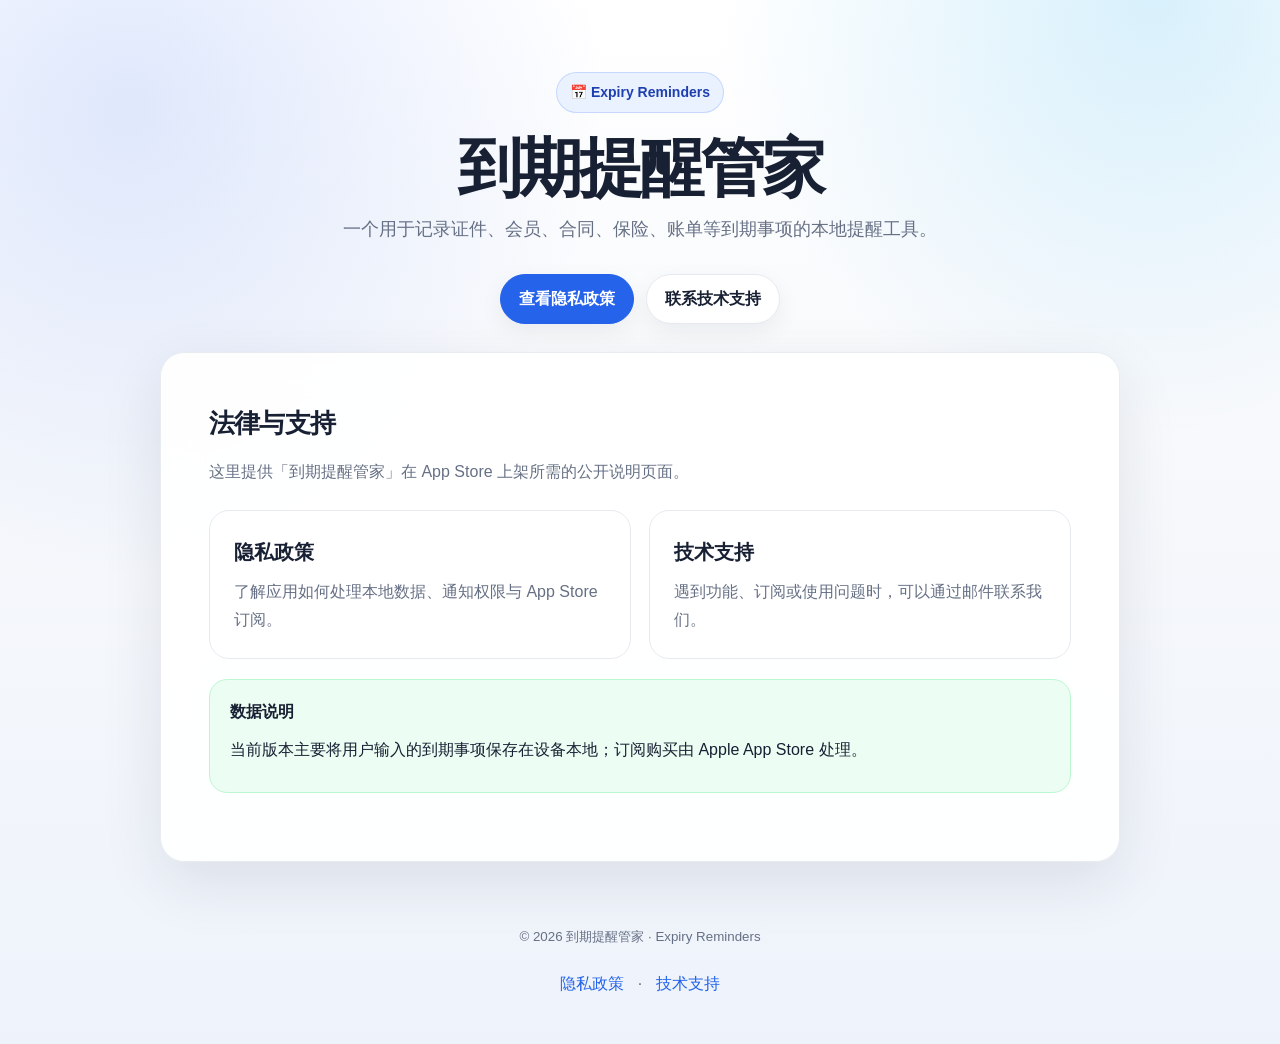
<file: daoqitixingguanjia/index.html>
<!DOCTYPE html>
<html lang="zh-Hans">
<head>
  <meta charset="utf-8">
  <meta name="viewport" content="width=device-width, initial-scale=1">
  <title>到期提醒管家 — 法律与支持</title>
  <meta name="description" content="到期提醒管家的隐私政策与技术支持页面。">
  <link rel="stylesheet" href="assets/style.css">
</head>
<body>
  <header class="site-header">
    <div class="badge">📅 Expiry Reminders</div>
    <h1>到期提醒管家</h1>
    <p class="subtitle">
      一个用于记录证件、会员、合同、保险、账单等到期事项的本地提醒工具。
    </p>

    <nav class="site-nav">
      <a class="nav-button primary" href="privacy.html">查看隐私政策</a>
      <a class="nav-button" href="support.html">联系技术支持</a>
    </nav>
  </header>

  <main class="page">
    <section class="card">
      <h2>法律与支持</h2>
      <p class="muted">
        这里提供「到期提醒管家」在 App Store 上架所需的公开说明页面。
      </p>

      <div class="grid">
        <a class="link-card" href="privacy.html">
          <strong>隐私政策</strong>
          <span>了解应用如何处理本地数据、通知权限与 App Store 订阅。</span>
        </a>

        <a class="link-card" href="support.html">
          <strong>技术支持</strong>
          <span>遇到功能、订阅或使用问题时，可以通过邮件联系我们。</span>
        </a>
      </div>

      <div class="info-box">
        <strong>数据说明</strong>
        <p>
          当前版本主要将用户输入的到期事项保存在设备本地；订阅购买由 Apple App Store 处理。
        </p>
      </div>
    </section>
  </main>

  <footer class="site-footer">
    <small>© 2026 到期提醒管家 · Expiry Reminders</small>
    <div class="footer-links">
      <a href="privacy.html">隐私政策</a>
      <span>·</span>
      <a href="support.html">技术支持</a>
    </div>
  </footer>
</body>
</html>
</file>
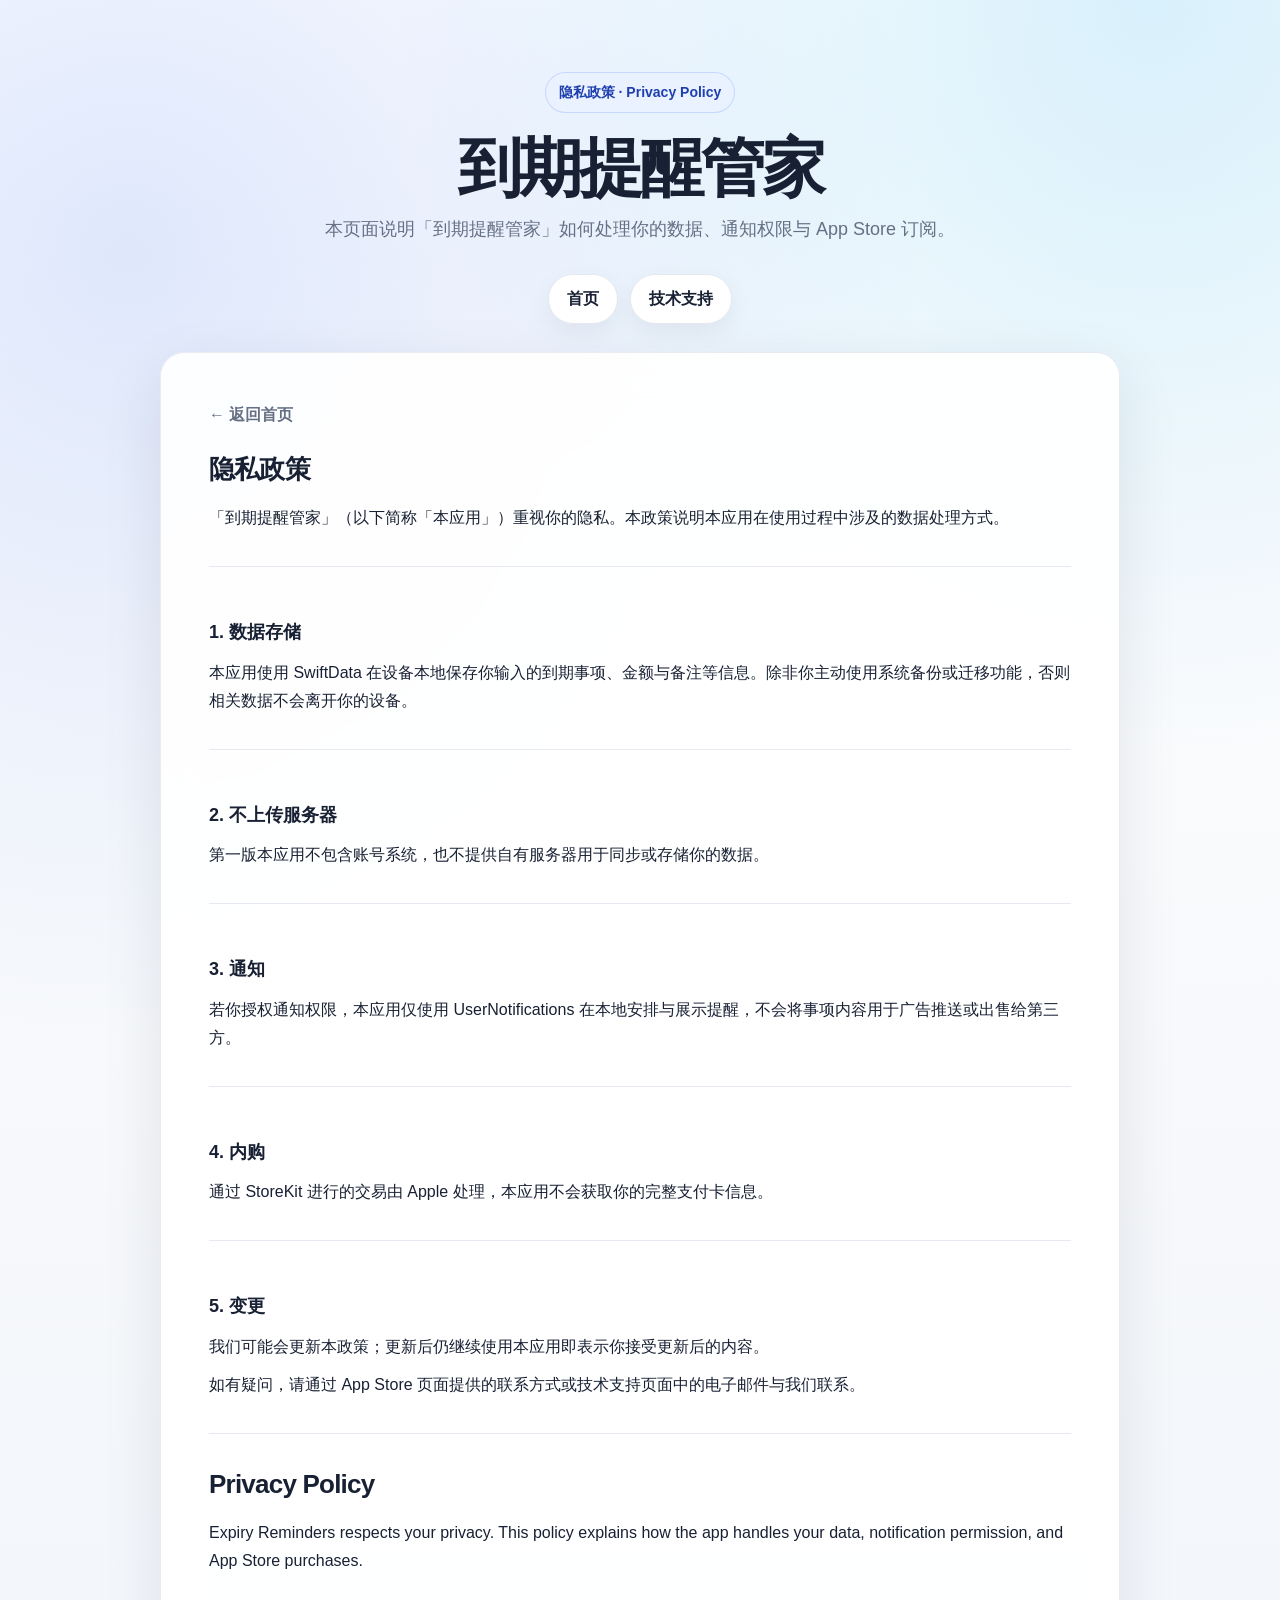
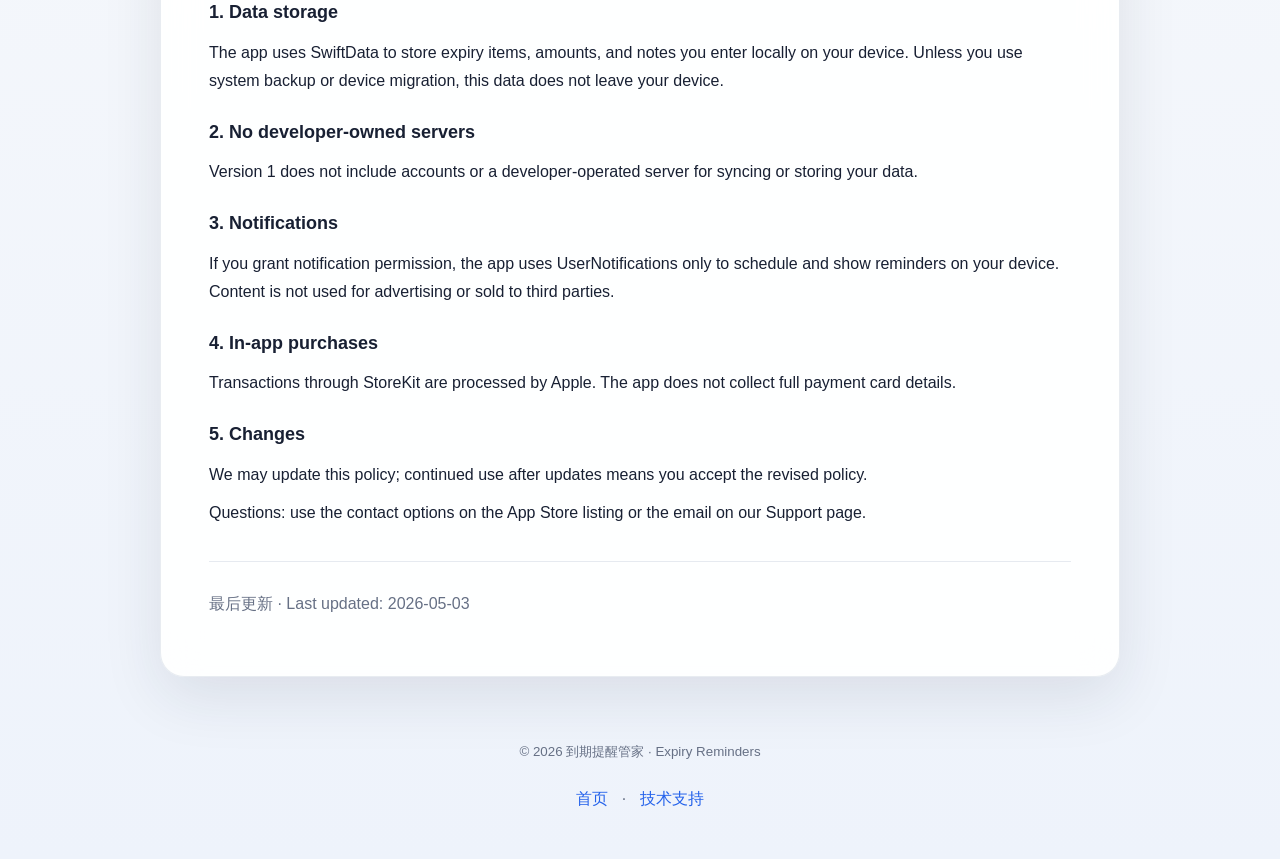
<file: daoqitixingguanjia/privacy.html>
<!DOCTYPE html>
<html lang="zh-Hans">
<head>
  <meta charset="utf-8">
  <meta name="viewport" content="width=device-width, initial-scale=1">
  <title>隐私政策 · Privacy Policy — 到期提醒管家</title>
  <meta name="description" content="到期提醒管家隐私政策，说明本地数据、通知权限、内购与联系方式。">
  <link rel="stylesheet" href="assets/style.css">
</head>
<body>
  <header class="site-header">
    <div class="badge">隐私政策 · Privacy Policy</div>
    <h1>到期提醒管家</h1>
    <p class="subtitle">
      本页面说明「到期提醒管家」如何处理你的数据、通知权限与 App Store 订阅。
    </p>

    <nav class="site-nav">
      <a class="nav-button" href="index.html">首页</a>
      <a class="nav-button" href="support.html">技术支持</a>
    </nav>
  </header>

  <main class="page">
    <article class="card">
      <a class="back-link" href="index.html">← 返回首页</a>

      <h2>隐私政策</h2>
      <p>
        「到期提醒管家」（以下简称「本应用」）重视你的隐私。本政策说明本应用在使用过程中涉及的数据处理方式。
      </p>

      <section class="section">
        <h3>1. 数据存储</h3>
        <p>
          本应用使用 SwiftData 在设备本地保存你输入的到期事项、金额与备注等信息。除非你主动使用系统备份或迁移功能，否则相关数据不会离开你的设备。
        </p>
      </section>

      <section class="section">
        <h3>2. 不上传服务器</h3>
        <p>
          第一版本应用不包含账号系统，也不提供自有服务器用于同步或存储你的数据。
        </p>
      </section>

      <section class="section">
        <h3>3. 通知</h3>
        <p>
          若你授权通知权限，本应用仅使用 UserNotifications 在本地安排与展示提醒，不会将事项内容用于广告推送或出售给第三方。
        </p>
      </section>

      <section class="section">
        <h3>4. 内购</h3>
        <p>
          通过 StoreKit 进行的交易由 Apple 处理，本应用不会获取你的完整支付卡信息。
        </p>
      </section>

      <section class="section">
        <h3>5. 变更</h3>
        <p>
          我们可能会更新本政策；更新后仍继续使用本应用即表示你接受更新后的内容。
        </p>
        <p>
          如有疑问，请通过 App Store 页面提供的联系方式或技术支持页面中的电子邮件与我们联系。
        </p>
      </section>

      <section class="section">
        <h2>Privacy Policy</h2>
        <p>
          Expiry Reminders respects your privacy. This policy explains how the app handles your data, notification permission, and App Store purchases.
        </p>

        <h3>1. Data storage</h3>
        <p>
          The app uses SwiftData to store expiry items, amounts, and notes you enter locally on your device. Unless you use system backup or device migration, this data does not leave your device.
        </p>

        <h3>2. No developer-owned servers</h3>
        <p>
          Version 1 does not include accounts or a developer-operated server for syncing or storing your data.
        </p>

        <h3>3. Notifications</h3>
        <p>
          If you grant notification permission, the app uses UserNotifications only to schedule and show reminders on your device. Content is not used for advertising or sold to third parties.
        </p>

        <h3>4. In-app purchases</h3>
        <p>
          Transactions through StoreKit are processed by Apple. The app does not collect full payment card details.
        </p>

        <h3>5. Changes</h3>
        <p>
          We may update this policy; continued use after updates means you accept the revised policy.
        </p>
        <p>
          Questions: use the contact options on the App Store listing or the email on our Support page.
        </p>
      </section>

      <p class="muted section">最后更新 · Last updated: 2026-05-03</p>
    </article>
  </main>

  <footer class="site-footer">
    <small>© 2026 到期提醒管家 · Expiry Reminders</small>
    <div class="footer-links">
      <a href="index.html">首页</a>
      <span>·</span>
      <a href="support.html">技术支持</a>
    </div>
  </footer>
</body>
</html>
</file>
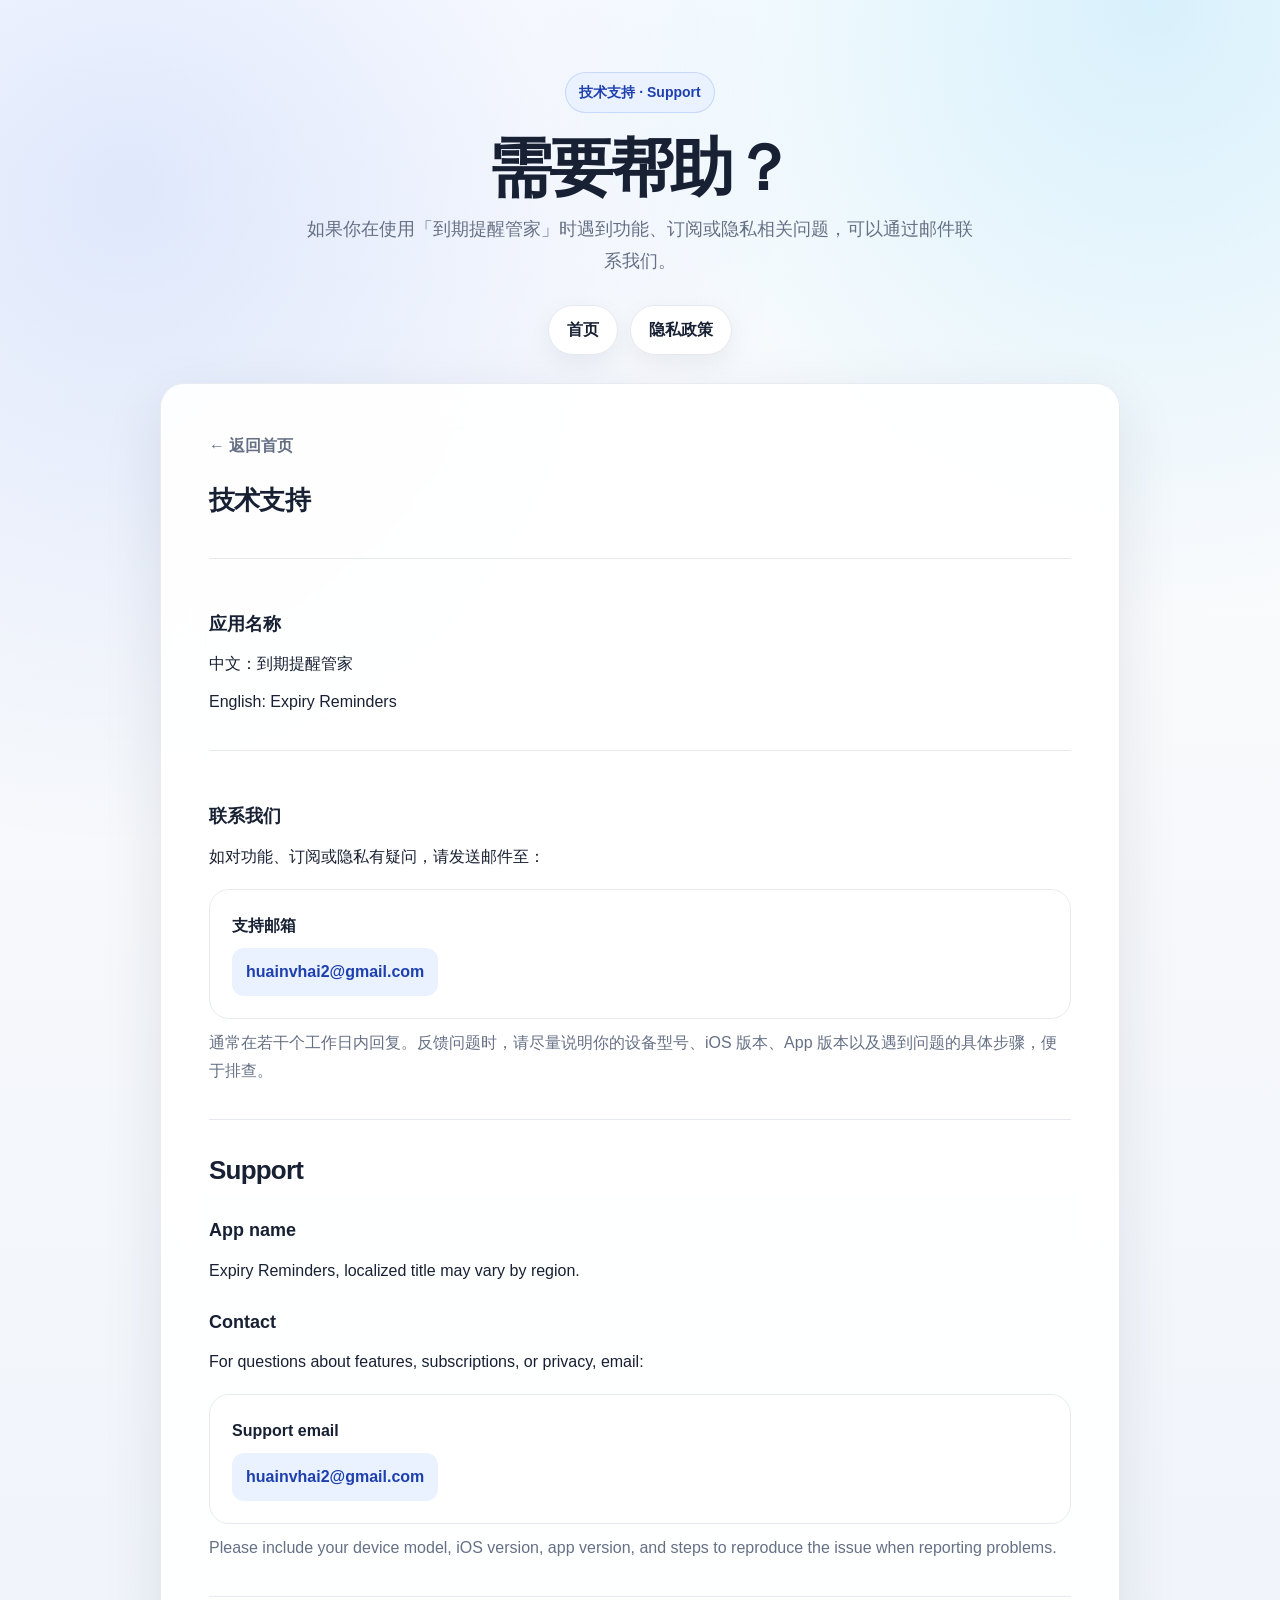
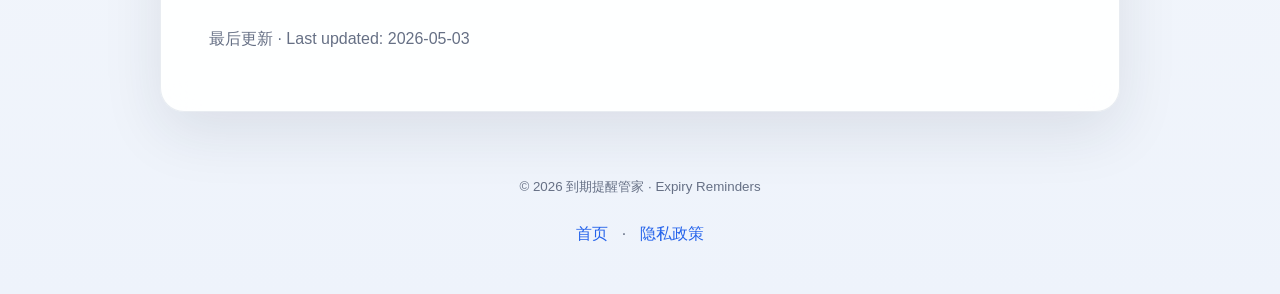
<file: daoqitixingguanjia/support.html>
<!DOCTYPE html>
<html lang="zh-Hans">
<head>
  <meta charset="utf-8">
  <meta name="viewport" content="width=device-width, initial-scale=1">
  <title>技术支持 · Support — 到期提醒管家</title>
  <meta name="description" content="到期提醒管家技术支持页面，提供功能、订阅、隐私相关问题的联系邮箱。">
  <link rel="stylesheet" href="assets/style.css">
</head>
<body>
  <header class="site-header">
    <div class="badge">技术支持 · Support</div>
    <h1>需要帮助？</h1>
    <p class="subtitle">
      如果你在使用「到期提醒管家」时遇到功能、订阅或隐私相关问题，可以通过邮件联系我们。
    </p>

    <nav class="site-nav">
      <a class="nav-button" href="index.html">首页</a>
      <a class="nav-button" href="privacy.html">隐私政策</a>
    </nav>
  </header>

  <main class="page">
    <article class="card">
      <a class="back-link" href="index.html">← 返回首页</a>

      <h2>技术支持</h2>

      <section class="section">
        <h3>应用名称</h3>
        <p>中文：到期提醒管家</p>
        <p>English: Expiry Reminders</p>
      </section>

      <section class="section">
        <h3>联系我们</h3>
        <p>
          如对功能、订阅或隐私有疑问，请发送邮件至：
        </p>

        <div class="contact-box">
          <strong>支持邮箱</strong>
          <br>
          <a class="email" href="mailto:huainvhai2@gmail.com">huainvhai2@gmail.com</a>
        </div>

        <p class="muted">
          通常在若干个工作日内回复。反馈问题时，请尽量说明你的设备型号、iOS 版本、App 版本以及遇到问题的具体步骤，便于排查。
        </p>
      </section>

      <section class="section">
        <h2>Support</h2>

        <h3>App name</h3>
        <p>Expiry Reminders, localized title may vary by region.</p>

        <h3>Contact</h3>
        <p>
          For questions about features, subscriptions, or privacy, email:
        </p>

        <div class="contact-box">
          <strong>Support email</strong>
          <br>
          <a class="email" href="mailto:huainvhai2@gmail.com">huainvhai2@gmail.com</a>
        </div>

        <p class="muted">
          Please include your device model, iOS version, app version, and steps to reproduce the issue when reporting problems.
        </p>
      </section>

      <p class="muted section">最后更新 · Last updated: 2026-05-03</p>
    </article>
  </main>

  <footer class="site-footer">
    <small>© 2026 到期提醒管家 · Expiry Reminders</small>
    <div class="footer-links">
      <a href="index.html">首页</a>
      <span>·</span>
      <a href="privacy.html">隐私政策</a>
    </div>
  </footer>
</body>
</html>
</file>
<file: daoqitixingguanjia/assets/style.css>
:root {
  --bg: #f6f8fb;
  --card: rgba(255, 255, 255, 0.92);
  --text: #182033;
  --muted: #667085;
  --line: #e6eaf0;
  --primary: #2563eb;
  --primary-dark: #1d4ed8;
  --primary-soft: #eaf1ff;
  --success-soft: #ecfdf3;
  --shadow: 0 20px 60px rgba(31, 41, 55, 0.10);
  --radius: 24px;
}

* {
  box-sizing: border-box;
}

html {
  scroll-behavior: smooth;
}

body {
  margin: 0;
  min-height: 100vh;
  font-family: -apple-system, BlinkMacSystemFont, "SF Pro Text", "Segoe UI",
    "PingFang SC", "Hiragino Sans GB", "Microsoft YaHei", sans-serif;
  color: var(--text);
  background:
    radial-gradient(circle at 10% 10%, rgba(37, 99, 235, 0.14), transparent 32%),
    radial-gradient(circle at 90% 0%, rgba(14, 165, 233, 0.16), transparent 28%),
    linear-gradient(180deg, #ffffff 0%, var(--bg) 48%, #eef3fb 100%);
  line-height: 1.75;
}

a {
  color: var(--primary);
  text-decoration: none;
}

a:hover {
  color: var(--primary-dark);
  text-decoration: underline;
}

.site-header {
  max-width: 960px;
  margin: 0 auto;
  padding: 72px 22px 28px;
  text-align: center;
}

.badge {
  display: inline-flex;
  align-items: center;
  gap: 8px;
  padding: 7px 13px;
  border: 1px solid rgba(37, 99, 235, 0.18);
  border-radius: 999px;
  background: var(--primary-soft);
  color: #1e40af;
  font-size: 14px;
  font-weight: 600;
}

.site-header h1 {
  margin: 22px 0 12px;
  font-size: clamp(36px, 7vw, 64px);
  line-height: 1.06;
  letter-spacing: -0.05em;
}

.subtitle {
  max-width: 680px;
  margin: 0 auto;
  color: var(--muted);
  font-size: 18px;
}

.site-nav {
  display: flex;
  justify-content: center;
  flex-wrap: wrap;
  gap: 12px;
  margin-top: 28px;
}

.nav-button {
  display: inline-flex;
  align-items: center;
  justify-content: center;
  min-height: 44px;
  padding: 10px 18px;
  border-radius: 999px;
  background: #ffffff;
  border: 1px solid var(--line);
  color: var(--text);
  font-weight: 650;
  box-shadow: 0 8px 24px rgba(15, 23, 42, 0.06);
}

.nav-button.primary {
  background: var(--primary);
  border-color: var(--primary);
  color: #ffffff;
}

.nav-button:hover {
  text-decoration: none;
  transform: translateY(-1px);
}

.page {
  width: min(960px, calc(100% - 32px));
  margin: 0 auto 48px;
}

.card {
  background: var(--card);
  border: 1px solid rgba(230, 234, 240, 0.9);
  border-radius: var(--radius);
  box-shadow: var(--shadow);
  padding: clamp(24px, 5vw, 48px);
  backdrop-filter: blur(18px);
}

.grid {
  display: grid;
  grid-template-columns: repeat(2, minmax(0, 1fr));
  gap: 18px;
  margin-top: 24px;
}

.link-card {
  display: block;
  padding: 24px;
  border: 1px solid var(--line);
  border-radius: 20px;
  background: #ffffff;
  color: var(--text);
  transition: 0.18s ease;
}

.link-card:hover {
  transform: translateY(-3px);
  box-shadow: 0 16px 36px rgba(15, 23, 42, 0.10);
  text-decoration: none;
}

.link-card strong {
  display: block;
  margin-bottom: 8px;
  font-size: 20px;
}

.link-card span {
  color: var(--muted);
}

.section {
  margin-top: 34px;
  padding-top: 28px;
  border-top: 1px solid var(--line);
}

h2 {
  margin: 0 0 12px;
  font-size: 26px;
  letter-spacing: -0.03em;
}

h3 {
  margin: 22px 0 8px;
  font-size: 18px;
}

p {
  margin: 10px 0;
}

.muted {
  color: var(--muted);
}

.info-box {
  margin: 20px 0;
  padding: 18px 20px;
  border-radius: 18px;
  background: var(--success-soft);
  border: 1px solid #bbf7d0;
}

.contact-box {
  margin-top: 18px;
  padding: 22px;
  border-radius: 20px;
  background: #ffffff;
  border: 1px solid var(--line);
}

.email {
  display: inline-flex;
  margin-top: 8px;
  padding: 10px 14px;
  border-radius: 12px;
  background: var(--primary-soft);
  color: #1e40af;
  font-weight: 700;
}

.back-link {
  display: inline-flex;
  margin-bottom: 18px;
  color: var(--muted);
  font-weight: 650;
}

.footer-links {
  display: flex;
  justify-content: center;
  flex-wrap: wrap;
  gap: 8px 14px;
  margin-top: 20px;
}

.site-footer {
  max-width: 960px;
  margin: 0 auto;
  padding: 12px 22px 46px;
  text-align: center;
  color: var(--muted);
}

@media (max-width: 720px) {
  .site-header {
    padding-top: 48px;
  }

  .grid {
    grid-template-columns: 1fr;
  }

  .card {
    border-radius: 20px;
  }
}
</file>
